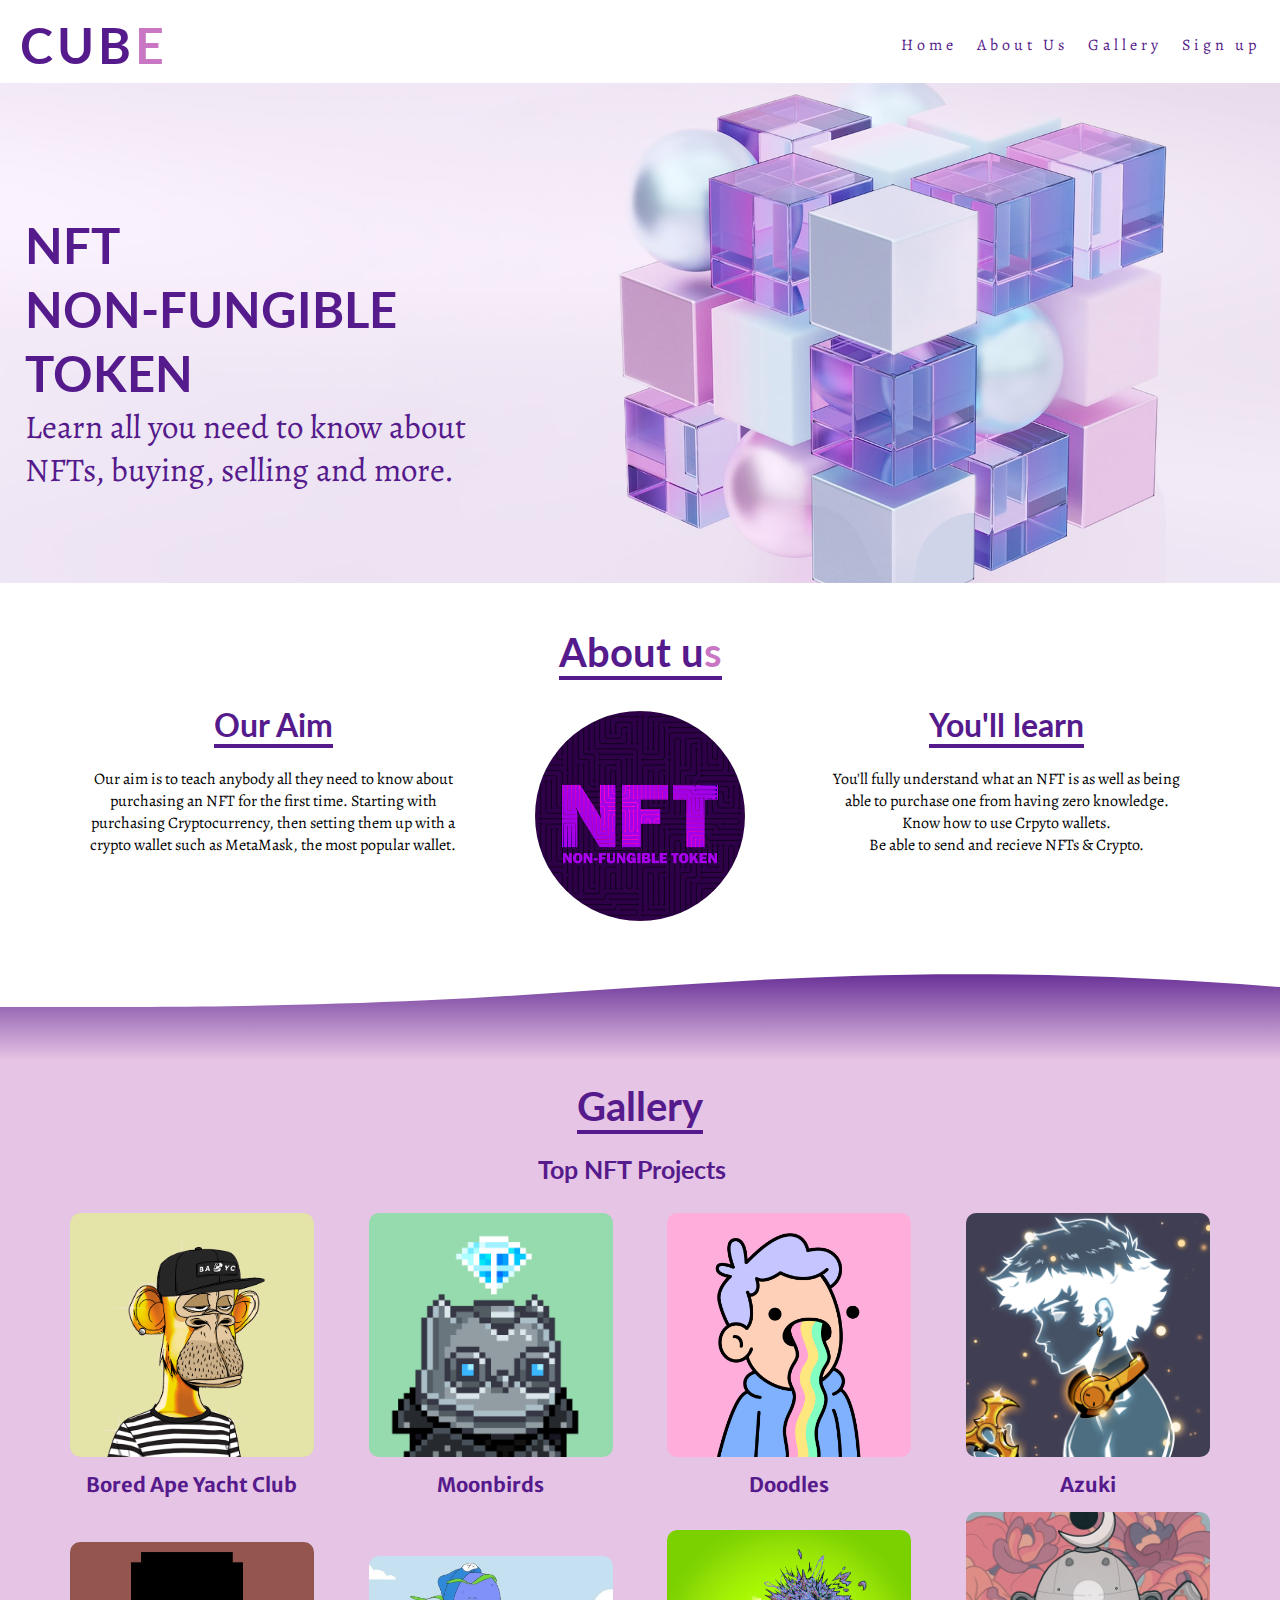
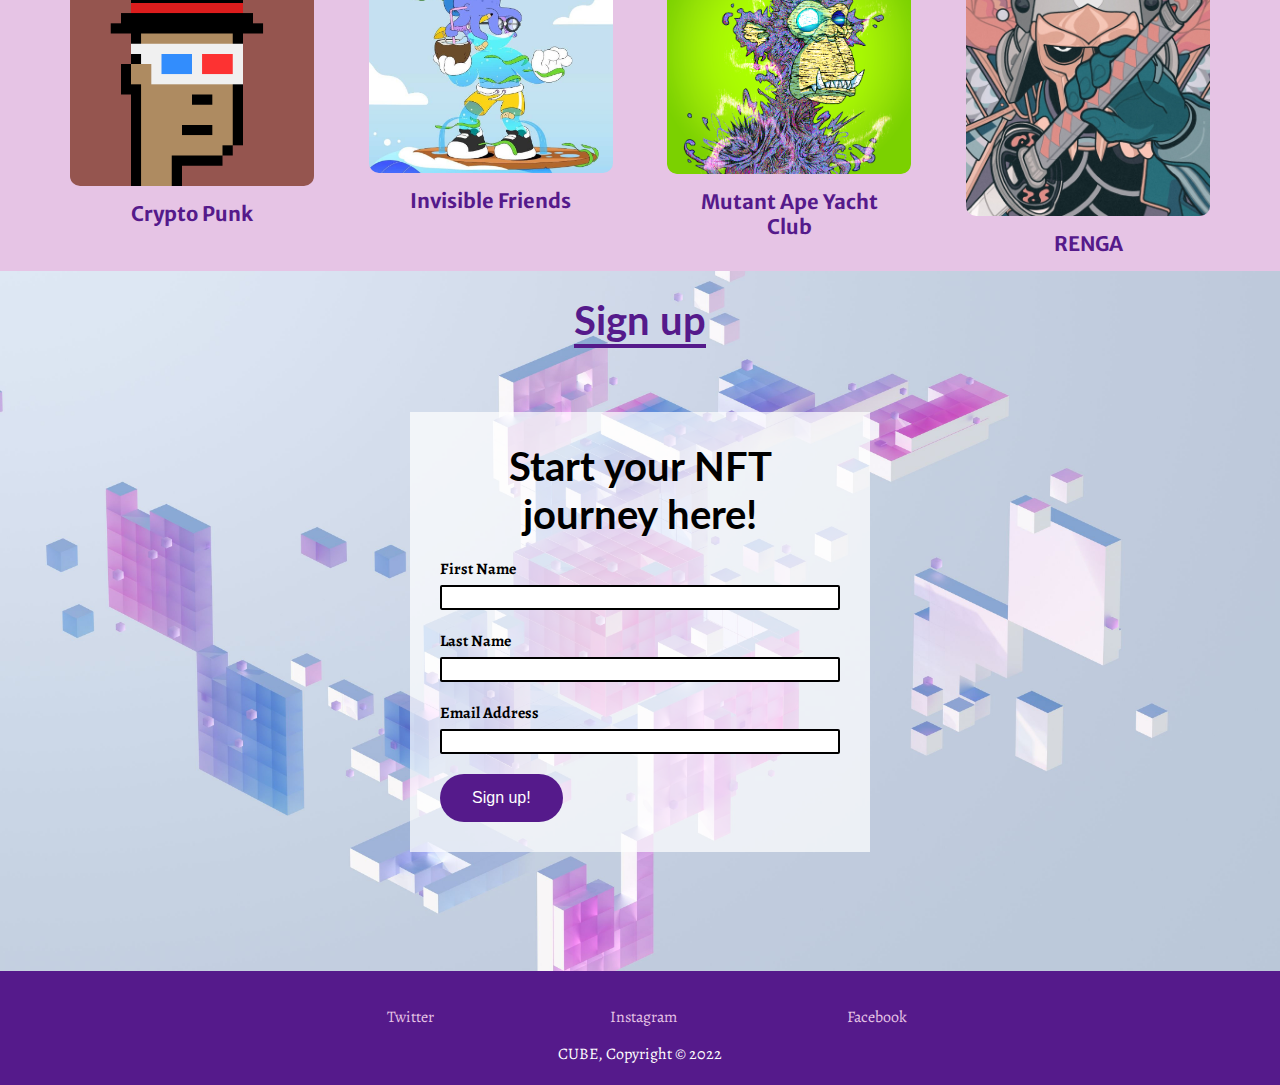
<file: index.html>
<!DOCTYPE html>
<html lang="en">

<head>
    <meta charset="UTF-8">
    <meta http-equiv="X-UA-Compatible" content="IE=edge">
    <meta name="viewport" content="width=device-width, initial-scale=1.0">
    <meta name="description" content="Learn how to buy and sell NFTs">
    <meta name="keywords" content="learn about nfts, purchase nfts, non-fungible token, nft, web3">
    <link rel="stylesheet" href="https://pro.fontawesome.com/releases/v5.10.0/css/all.css"
        integrity="sha384-AYmEC3Yw5cVb3ZcuHtOA93w35dYTsvhLPVnYs9eStHfGJvOvKxVfELGroGkvsg+p" crossorigin="anonymous">
    <link rel="stylesheet" href="assets/css/style.css">
    <title>Cube</title>
    <link rel="icon" type="image/x-icon" href="assets/images/cube-favicon.png">
    <!-- learned how to do a favicon from w3schools -->

</head>

<!-- Body -->

<body>
    <header>
        <a href="index.html">
            <h1 id="logo">Cub<span class="color-letter">e</span></h1>
        </a>

        <nav>
            <ul id="nav-list">
                <li>
                    <a href="#form" class="navigation">Sign up</a>
                </li>
                <li>
                    <a href="#gallery" class="navigation">Gallery</a>
                </li>
                <li>
                    <a href="#about" class="navigation">About Us</a>
                </li>

                <li>
                    <a href="index.html" class="navigation">Home</a>
                </li>

            </ul>
        </nav>

    </header>

    <!--HERO IMAGE-->

    <section id="hero-image" class="container">
        <div class="left-image-text">
            <h2>NFT<br>NON-FUNGIBLE TOKEN</h2>
            <p>Learn all you need to know about NFTs, buying, selling
                and more.</p>
        </div>
    </section>

    <!--ABOUT-->

    <section id="about">
        <h2 class="section-heading">About u<span class="color-letter">s</span></h2>

        <div class="about-container">

            <div class="about-box">
                <h3 class="section-heading">Our Aim</h3>
                <p>Our aim is to teach anybody all they need to know about purchasing an NFT for the first time.
                    Starting
                    with purchasing Cryptocurrency, then setting them up with a crypto wallet such as MetaMask, the most
                    popular wallet.
                </p>
            </div>

            <div class="about-box"> <img src="assets/images/nft-about-logo.jpg" alt="logo of an NFT">
            </div>

            <div class="about-box">
                <h3 class="section-heading">You'll learn</h3>
                <p>You'll fully understand what an NFT is as well as being able to purchase one from having zero
                    knowledge. <br>Know how to use Crpyto wallets. <br>Be able to send and recieve NFTs & Crypto.
                </p>
            </div>
        </div>
        <div><svg id="wave" style="transform:rotate(0deg); transition: 0.3s" viewBox="0 0 1440 150" version="1.1"
                xmlns="http://www.w3.org/2000/svg">
                <defs>
                    <linearGradient id="sw-gradient-0" x1="0" x2="0" y1="1" y2="0">
                        <stop stop-color="rgba(230, 196, 229, 1)" offset="0%"></stop>
                        <stop stop-color="rgba(85, 26, 139, 1)" offset="100%"></stop>
                    </linearGradient>
                </defs>
                <path style="transform:translate(0, 0px); opacity:1" fill="url(#sw-gradient-0)"
                    d="M0,90L80,90C160,90,320,90,480,82.5C640,75,800,60,960,55C1120,50,1280,55,1440,67.5C1600,80,1760,100,1920,92.5C2080,85,2240,50,2400,45C2560,40,2720,65,2880,65C3040,65,3200,40,3360,37.5C3520,35,3680,55,3840,57.5C4000,60,4160,45,4320,52.5C4480,60,4640,90,4800,105C4960,120,5120,120,5280,117.5C5440,115,5600,110,5760,105C5920,100,6080,95,6240,87.5C6400,80,6560,70,6720,65C6880,60,7040,60,7200,70C7360,80,7520,100,7680,102.5C7840,105,8000,90,8160,82.5C8320,75,8480,75,8640,85C8800,95,8960,115,9120,110C9280,105,9440,75,9600,60C9760,45,9920,45,10080,42.5C10240,40,10400,35,10560,45C10720,55,10880,80,11040,95C11200,110,11360,115,11440,117.5L11520,120L11520,150L11440,150C11360,150,11200,150,11040,150C10880,150,10720,150,10560,150C10400,150,10240,150,10080,150C9920,150,9760,150,9600,150C9440,150,9280,150,9120,150C8960,150,8800,150,8640,150C8480,150,8320,150,8160,150C8000,150,7840,150,7680,150C7520,150,7360,150,7200,150C7040,150,6880,150,6720,150C6560,150,6400,150,6240,150C6080,150,5920,150,5760,150C5600,150,5440,150,5280,150C5120,150,4960,150,4800,150C4640,150,4480,150,4320,150C4160,150,4000,150,3840,150C3680,150,3520,150,3360,150C3200,150,3040,150,2880,150C2720,150,2560,150,2400,150C2240,150,2080,150,1920,150C1760,150,1600,150,1440,150C1280,150,1120,150,960,150C800,150,640,150,480,150C320,150,160,150,80,150L0,150Z">
                </path>
            </svg>
        </div>
    </section>

    <!--GALLERY-->

    <section id="gallery">

        <h2 class="section-heading">Gallery</h2>

        <h3>Top NFT Projects</h3>

        <div id="gallery-section">

            <div class="gallery--child">
                <a target="_blank" href="assets/images/boredape.png">
                    <img src="assets/images/boredape.png" alt="Picture of a Bored Ape Yacht Club NFT">
                </a>
                <h4 class="desc">Bored Ape Yacht Club</h4>
            </div>

            <div class="gallery--child">
                <a target="_blank" href="assets/images/moonbirds.png">
                    <img src="assets/images/moonbirds.png" alt="Picture of a Moonbirds NFT">
                </a>
                <h4 class="desc">Moonbirds</h4>
            </div>

            <div class="gallery--child">
                <a target="_blank" href="assets/images/doodles.png">
                    <img src="assets/images/doodles.png" alt="Picture of a Doodles NFT">
                </a>
                <h4 class="desc">Doodles</h4>
            </div>

            <div class="gallery--child">
                <a target="_blank" href="assets/images/azuki.png">
                    <img src="assets/images/azuki.png" alt="Picture of a Azuki NFT">
                </a>
                <h4 class="desc">Azuki</h4>
            </div>

            <div class="gallery--child">
                <a target="_blank" href="assets/images/cryptopunk.png">
                    <img src="assets/images/cryptopunk.png" alt="Picture of a Crypto Punk NFT">
                </a>
                <h4 class="desc">Crypto Punk</h4>
            </div>

            <div class="gallery--child">
                <a target="_blank" href="assets/images/invisiblefriends.jpg">
                    <img src="assets/images/invisiblefriends.jpg" alt="Picture of a Invisible Friends NFT">
                </a>
                <h4 class="desc">Invisible Friends</h4>
            </div>
            <div class="gallery--child">
                <a target="_blank" href="assets/images/mutantape.png">
                    <img src="assets/images/mutantape.png" alt="Picture of a Mutant Ape Yacht Club NFT">
                </a>
                <h4 class="desc">Mutant Ape Yacht Club</h4>
            </div>
            <div class="gallery--child">
                <a target="_blank" href="assets/images/renga.jpg">
                    <img src="assets/images/renga.jpg" alt="Picture of a RENGA NFT">
                </a>
                <h4 class="desc">RENGA</h4>
            </div>

        </div>
    </section>

    <!--SIGN UP-->

    <section id="form">
        <h2 class="section-heading">Sign up</h2>
        <form method="POST" action="https://formdump.codeinstitute.net" class="signup-form">
            <h2>Start your NFT journey here!</h2>
            <label for="fname">First Name</label>
            <input class="text-input" id="fname" name="first_name" type="text" required>

            <label for="lname">Last Name</label>
            <input class="text-input" id="lname" name="last_name" type="text" required>

            <label for="email">Email Address</label>
            <input class="text-input" type="email" id="email" name="email_address" required>

            <input class="join-button" type="submit" value="Sign up!">
        </form>
    </section>

    <!--FOOTER-->

    <footer>
        <ul id="footer-text">
            <li>
                <a href="http://www.twitter.com" target="_blank" alt="link to twitter"><i
                        class="fab fa-twitter fa-1x"></i>&nbsp;<span>Twitter</span></a>
            </li>
            <li>
                <a href="http://www.instagram.com" target="_blank" alt="link to instagram"><i
                        class="fab fa-instagram fa-1x"></i>&nbsp;<span>Instagram</span></a>
            </li>
            <li>
                <a href="http://www.facebook.com" target="_blank" alt="link to facebook"><i
                        class="fab fa-facebook-square fa-1x">&nbsp;</i><span>Facebook</span></a>
            </li>
        </ul>
        <p>CUBE, Copyright &copy; 2022</p>
    </footer>
</body>

</html>
</file>
<file: assets/css/style.css>
@import url('https://fonts.googleapis.com/css2?family=Alegreya:wght@400;500;700&family=Lato:wght@300;400;700&family=Merriweather+Sans:wght@300&display=swap');


* {
    margin: 0;
    padding: 0;
    border: none;
}

/* To keep my content from spreading too wide on very large screens I will give the body a max-width between 1800px(112.5rem)
 and 2500px(156.25rem) and center it on the document using margin-left: auto, margin-right: auto. */

body {
    font-family: 'Alegreya', serif;
    max-width: 156.25rem;
    margin-left: auto;
    margin-right: auto;
}


/* headings */


h1,
h2,
h3 {
    font-family: 'Lato', sans-serif;
    color: rgb(85, 26, 139);
}

.section-heading {
    border-bottom: 0.3rem solid;
    max-width: fit-content;
    margin: 0 auto;
    font-size: 2.5rem;
    padding-top: 1.56rem;
}

h3.section-heading {
    font-size: 2rem;
}


/* navigation */


#logo,
#nav-list {
    line-height: 4.68rem;
}

#nav-list li {
    float: right;
    list-style-type: none;
    letter-spacing: 0.25rem;
    margin-right: 1.25rem;
    margin-top: 0.5rem;
}

#logo {
    font-size: 3.125rem;
    text-transform: uppercase;
    float: left;
    margin-top: 0.5rem;
    margin-left: 1.25rem;
    letter-spacing: 0.25rem;
}

#nav-list a {
    text-decoration: none;
    color: rgb(85, 26, 139);
}

.color-letter {
    color: #C976C4;
}

#nav-list a:hover {
    color: #C976C4;
}


/* image */


#hero-image {
    height: 31.25rem;
    width: 100%;
    background-image: url('../images/cube-hero-image.png');
    /* Image taken from unsplash.com */
    background-repeat: no-repeat;
    background-position: left;
    overflow: hidden;
    background-size: cover;
}

.container {
    position: relative;
    color: rgb(85, 26, 139)
}

.left-image-text {
    position: absolute;
    margin-top: 8.125rem;
    margin-left: 1.25rem;
    font-size: 2.06rem;
    width: 35%;
    line-height: 1.3;
    padding-left: 0.312rem;

}


/* about */


#about {
    margin-top: 1.25rem;

}

/* I used flex box for the About and Gallery section, I found two codepen.io websites that use flex box, so I used them as reference to figure out 
how it works and eventually got it working with my sections. */

.about-container {
    max-width: 68.75rem;
    margin: 0 auto;
    padding: 0 1.875rem;
    display: flex;
    justify-content: space-between;
}

.about-box {
    flex: 1;
    text-align: center;
}

#about p {
    margin-top: 1.25rem;
}

.about-box img {
    border-radius: 18.75rem;
    max-width: 13.125rem;
    margin-top: 1.9375rem;
}


/* gallery */


#gallery {

    width: 100%;
    background-color: #E6C4E5;
    margin-top: -0.59rem;
}

#gallery-section {
    max-width: 125rem;
    margin: 1.85rem auto 0;
    padding: 0 1.875rem;
    display: flex;
    justify-content: space-evenly;
    display: flex;
    align-items: center;
    flex-wrap: wrap;

}

.gallery--child {
    flex: 0;
    text-align: center;
    margin-left: 0.9375rem;
    margin-right: 0.9375rem;
    flex-basis: 20%;
}

#gallery h3 {
    margin-left: auto;
    margin-right: auto;
    margin-top: 1.25rem;
    max-width: 12.75rem;
    margin-bottom: 1.25rem;
    font-weight: 700;
    font-size: 1.5625rem;
}

#gallery img {
    max-width: 100%;
    display: block;
    border-radius: 0.625rem;
}


h4.desc {
    padding: 0.9375rem;
    text-align: center;
    font-family: 'Merriweather Sans';
    font-size: 1.25rem;
    color: rgb(85, 26, 139);
}


/* form */

/* I used the form code from the challenge 1 and 2 I did for the love running website but altered it to better suit my site */

#form {
    background-image: url('../images/cube-dismantled.jpg');
    clear: left;
    background-size: cover;
    background-position: center;
    height: 43.75rem;
}

.signup-form {
    margin: 5% 10% 0 0;
    max-width: 25rem;
    margin-left: auto;
    margin-right: auto;
    background: rgba(255, 255, 255, 0.7);
    left: 35%;
    padding: 1.875rem;
    color: black;
}

.signup-form h2 {
    color: black;
    margin-bottom: 1.25rem;
    font-size: 2.5rem;
    text-align: center;
}

label {
    font-weight: bold;
}

.text-input {
    background: white;
    color: black;
    padding: 0.3rem 0.625rem;
    display: block;
    width: 100%;
    box-sizing: border-box;
    height: 1.5625rem;
    margin: 0.3125rem 0 1.25rem 0;
    border: 0.125rem solid black;
    border-radius: 0.125rem;
    font-weight: bold;
}

.text-input:hover {
    border-color: black;
}

.join-button {
    margin-top: 1.25rem;
    border-radius: 0.125rem;
    padding: 0.9375rem 2rem 0.9375rem 2rem;
    text-align: center;
    font-size: 100%;
    background-color: rgb(85, 26, 139);
    color: white;
    display: block;
    border-radius: 1.875rem;
    transform: scale(1);
}

.join-button:hover {
    background-color: #8FA6DC;
    color: black;
    transform: scale(0.98);
    cursor: pointer;
}


/* footer */


footer {
    padding: 1.25rem;
    margin-top: 0;
    color: #fff;
    background-color: rgb(85, 26, 139);
    text-align: center;
}

footer li {
    list-style-type: none;
}

#footer-text {
    display: grid;
    grid-template-columns: repeat(3, 1fr);
    margin: 0.9375rem auto;
    max-width: 700px;

}

footer a {
    text-decoration: none;
}

#footer-text a {
    color: #E6C4E5;
}

footer i {
    margin-right: 0.3125rem;
}

footer p {
    margin-top: 0.3125rem;
}


/* 404 page */


.error-container {
    position: relative;
}

#error-page {
    background-image: url(../images/cube-404-error-main.png);
    height: 100rem;
    width: 100%;
    background-position: inherit;
    background-repeat: no-repeat;
    background-size: cover;
    background-attachment: fixed;
}

.error-page-text {
    position: absolute;
    margin-top: 5%;
    margin-left: 5%;
}

.error-page-text h1 {
    max-width: 2rem;
    font-size: 8rem;
    line-height: 8rem;
    margin-bottom: 1rem;
}

.error-page-text p {
    font-size: 2rem;
}


/* media screens */


@media screen and (max-width: 1200px) {

    .left-image-text {
        font-size: 1.6875rem;
        max-width: 35%;
        line-height: 1.5;

    }

    .about-box img {
        max-width: 12.125rem;
    }
}

@media screen and (max-width: 943px) {

    #nav-list {
        clear: left;
        float: left;
        margin-left: 2rem;
        margin-bottom: 1.25rem;
        line-height: 1.5625rem;
    }

    .left-image-text {
        width: 45%;
        max-width: 45%;
    }

    .about-box img {
        max-width: 11.125rem;
    }

    /* 404 media screen max-width 943px */

    #error-page {
        background-image: url(../images/cube-404-error-943px.png);
        height: 100rem;
        width: 100%;
    }

    .error-page-text h1 {
        max-width: 2rem;
        font-size: 5rem;
        line-height: 5rem;
    }

    .error-page-text {
        margin-top: 11%;

    }

    .error-page-text p {
        background: rgba(255, 255, 255, 0.7);
    }

}

@media screen and (max-width: 768px) {
    #about .about-container {
        flex-direction: column;
        text-align: center;
    }

    #footer-text span {
        display: none;
    }

    #gallery img {
        max-width: 9.375rem;
    }

    .left-image-text {
        width: 59%;
        background: rgba(255, 255, 255, 0.4);
        max-width: 95%;
        font-size: 1.5625rem;
    }

    .about-box img {
        max-width: 10.125rem;
    }

    /* 404 media screen max-width 768px */

    #error-page {
        background-image: url(../images/cube-404-error-768px.png);
    }

    .error-page-text h1 {
        max-width: 2rem;
        font-size: 5rem;
        line-height: 5rem;
    }

    .error-page-text p {
        background: rgba(255, 255, 255, 0.7);
    }

}

@media screen and (max-width: 480px) {

    .left-image-text {
        max-width: 100%;
        width: 90%;
        font-size: 1.125rem;
        padding-left: 0rem;
        margin-top: 13.375rem;
        ;
    }

    #hero-image h2,
    p {
        background: rgba(255, 255, 255, 0.7);
    }

    /* I used a second image where the cube is more centered, so on smaller devices it will still be in view */

    #hero-image {
        background-image: url('../images/cube-hero-small-screen.jpg');
        height: 25rem;
    }

    #nav-list {
        margin-left: 0.1875rem;

    }

    #nav-list li {
        letter-spacing: 0rem;
    }

    #gallery img {
        max-width: 8.4375rem;
    }

    .about-box img {
        max-width: 9.125rem;
    }

    .signup-form {
        max-width: 75%;
    }

    /* 404 media screen max-width 480px */

    #error-page {
        background-image: url(../images/cube-404-error-480px.png);
    }

    .error-page-text p {
        font-size: 1.5rem;
        background: rgba(255, 255, 255, 0.7);

    }

    .error-page-text h1 {
        font-size: 5rem;
        line-height: 5rem;
    }
}
</file>
